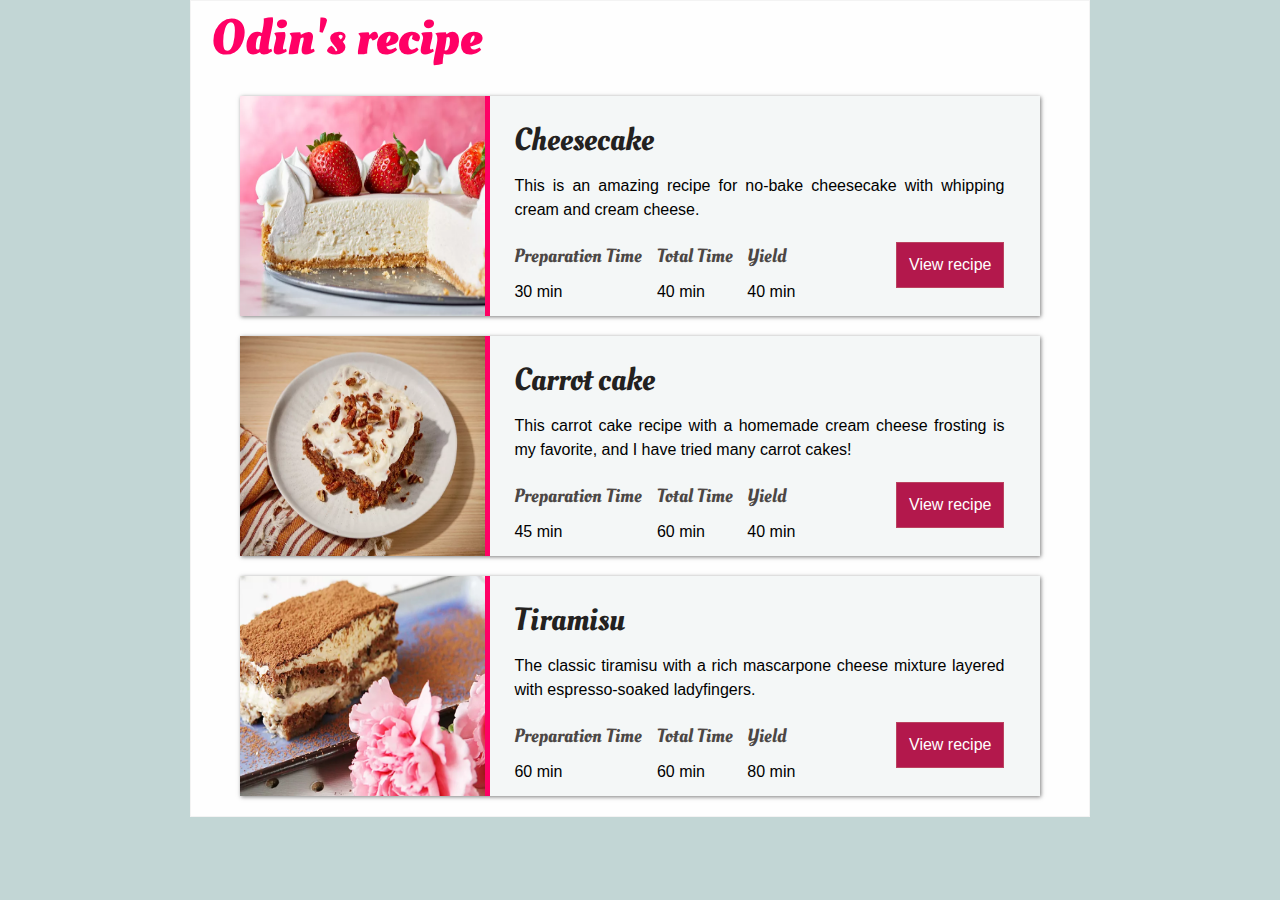
<file: index.html>
<!DOCTYPE html>
<html lang="en">

<head>
    <meta charset="UTF-8">
    <title>My favorite recipes</title>
    <link rel="stylesheet" href="css/style.css" />
    <link rel="preconnect" href="https://fonts.googleapis.com">
<link rel="preconnect" href="https://fonts.gstatic.com" crossorigin>
<link href="https://fonts.googleapis.com/css2?family=Oleo+Script:wght@400;700&family=Poiret+One&display=swap" rel="stylesheet">
</head>

<body>
    
    <div class="container">
        <h1 class="title-homepage">Odin's recipe</h1>
        <div class="recipe-card">
            <img src="images/cheesecake.jpg" alt="Red Velvet Cupcake - Photo by luisana zerpa on Unsplash"/>
            <div class="recipe-content">
                <h2>Cheesecake</h2>
                <p>This is an amazing recipe for no-bake cheesecake with whipping cream and cream cheese.
                </p>
                <div class="recipe-info">
                    <ul>
                        <li>
                            <h3>Preparation Time</h3>
                            <p>30 min</p>
                        </li>
                        <li>
                            <h3>Total Time</h3>
                            <p>40 min</p>
                        </li>
                        <li>
                            <h3>Yield</h3>
                            <p>40 min</p>
                        </li>
                    </ul>
                </div>
                <a href="recipes/cheesecake.html">View recipe</a>
            </div>
       </div>

        <div class="recipe-card">
            <img src="images/carrot-cake.jpg" alt="Red Velvet Cupcake - Photo by luisana zerpa on Unsplash"/>
            <div class="recipe-content">
                <h2>Carrot cake</h2>
                <p>This carrot cake recipe with a homemade cream cheese frosting is my favorite, and I have tried many carrot cakes!
                </p>
                <div class="recipe-info">
                    <ul>
                        <li>
                            <h3>Preparation Time</h3>
                            <p>45 min</p>
                        </li>
                        <li>
                            <h3>Total Time</h3>
                            <p>60 min</p>
                        </li>
                        <li>
                            <h3>Yield</h3>
                            <p>40 min</p>
                        </li>
                    </ul>
                </div>
                <a href="recipes/carrot-cake.html">View recipe</a>
            </div>
        </div>
    

        <div class="recipe-card">
            <img src="images/tiramisu.jpg" alt="Red Velvet Cupcake - Photo by luisana zerpa on Unsplash"/>
            <div class="recipe-content">
                <h2>Tiramisu</h2>
                <p>The classic tiramisu with a rich mascarpone cheese mixture layered with espresso-soaked
                    ladyfingers.
                </p>
                <div class="recipe-info">
                    <ul>
                        <li>
                            <h3>Preparation Time</h3>
                            <p>60 min</p>
                        </li>
                        <li>
                            <h3>Total Time</h3>
                            <p>60 min</p>
                        </li>
                        <li>
                            <h3>Yield</h3>
                            <p>80 min</p>
                        </li>
                    </ul>
                </div>
                <a href="recipes/tiramisu.html">View recipe</a>
            </div>
        </div>

    </div>
</body>

</html>
</file>
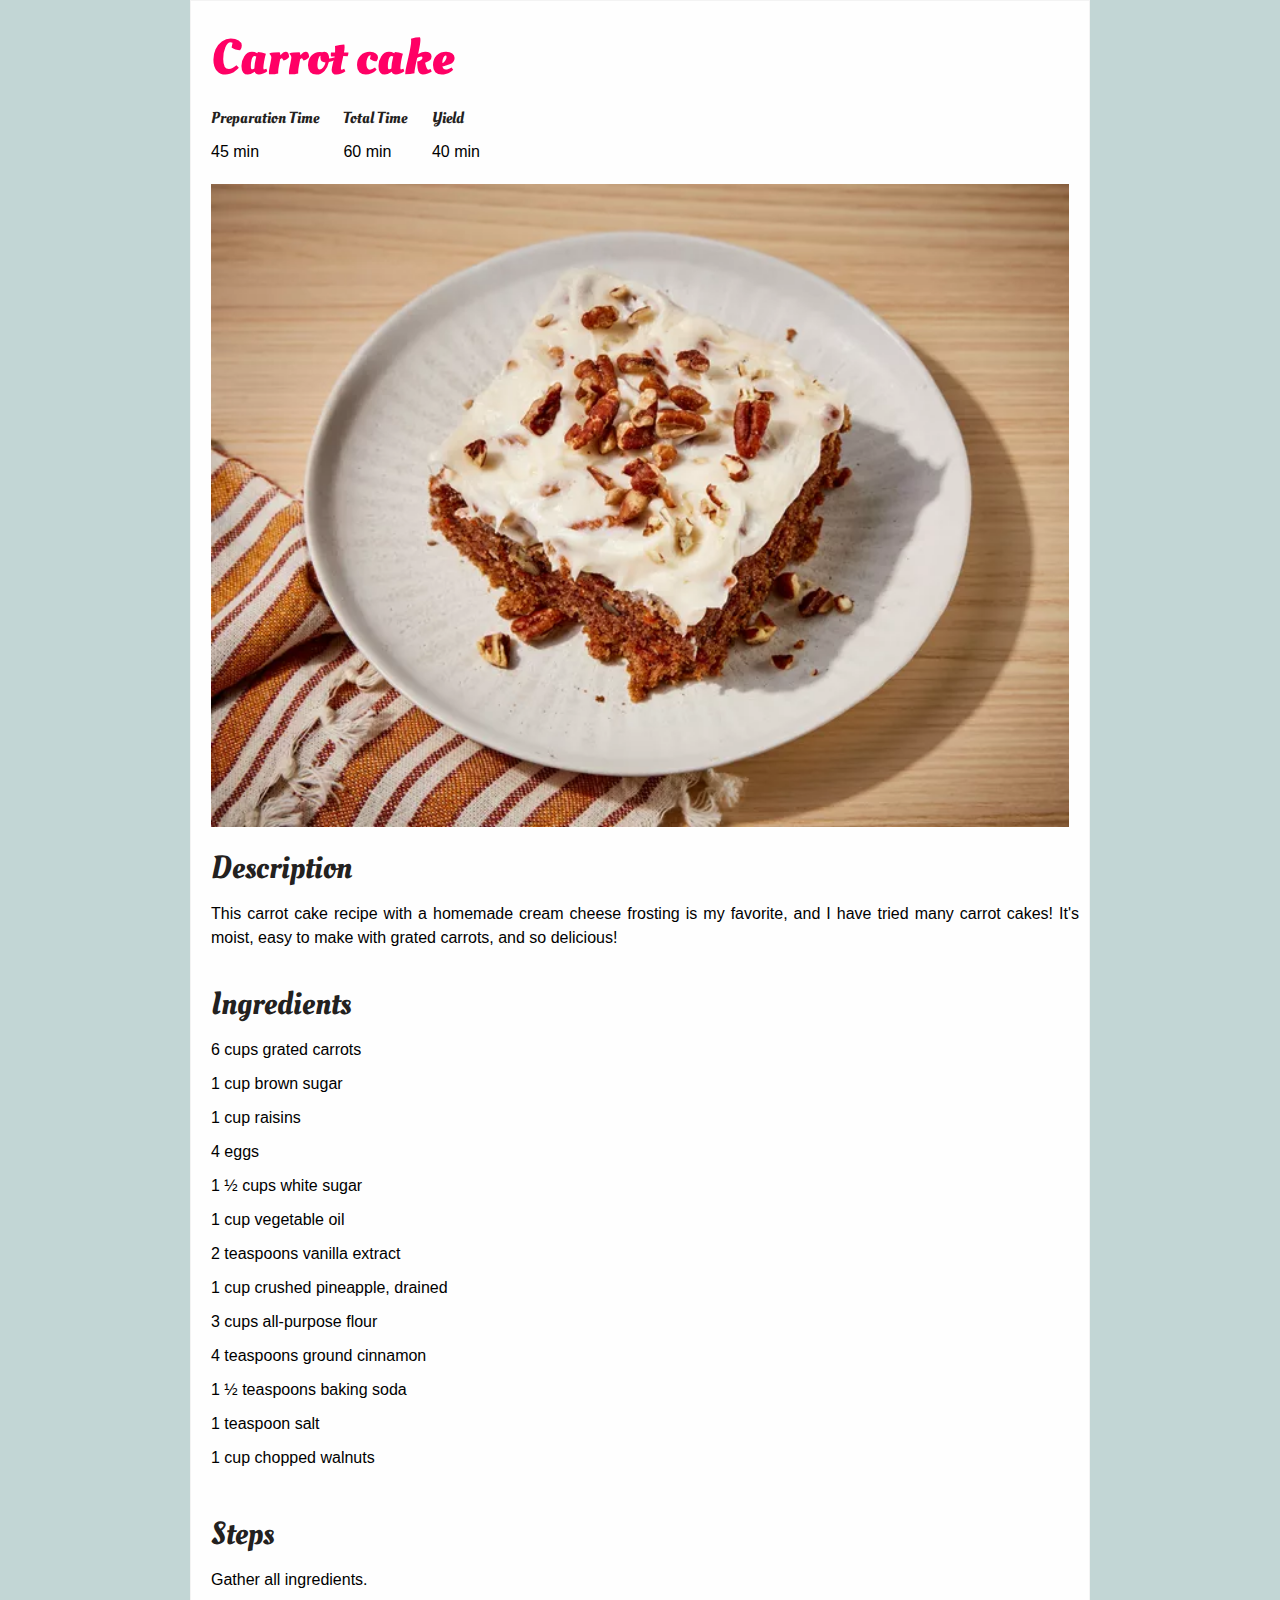
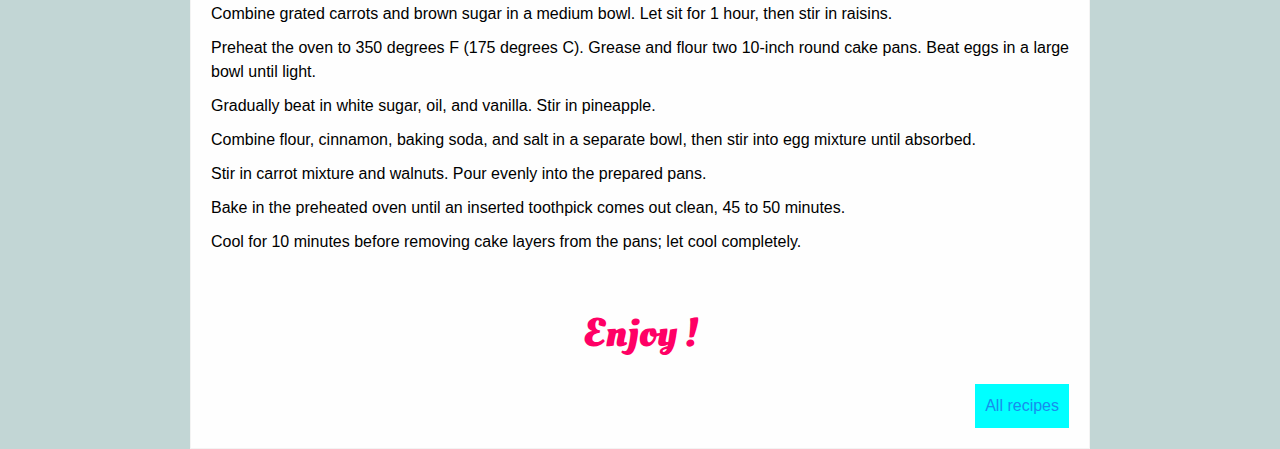
<file: recipes/carrot-cake.html>
<!DOCTYPE html>
<html lang="en">

<head>
    <meta charset="UTF-8">
    <title>Carrot cake recipe</title>
    <link rel="stylesheet" href="../css/style.css" />
    <link href="https://fonts.googleapis.com/css2?family=Oleo+Script:wght@400;700&family=Poiret+One&display=swap" rel="stylesheet">

</head>

<body>
    <div class="container">
            <div class="recipe-content-description">
                <h1 class="title">Carrot cake</h1>
                <div class="recipe-content-time">
                    <ul>
                        <li>
                            <h2>Preparation Time</h2>
                            <p>45 min</p>
                        </li>
                        <li>
                            <h2>Total Time</h2>
                            <p>60 min</p>
                        </li>
                        <li>
                            <h2>Yield</h2>
                            <p>40 min</p>
                        </li>
                    </ul>
                </div>
    
                <img src="../images/carrot-cake.jpg"  class="recipe-page-image" width="100%" alt="A piece of carrot cake.">
            
                
                    <h2>Description</h2>
                    <p>This carrot cake recipe with a homemade cream cheese frosting is my favorite, and I have tried many carrot cakes!
                        It's moist, easy to make with grated carrots, and so delicious!
                    </p>
                </div>
                    
        <div class="recipe-content-ingredients">
            <h2>Ingredients</h2>

            <ul>
                <li>
                    <p>6 cups grated carrots</p>
                </li>
        
                <li>
                    <p>1 cup brown sugar</p>
                </li>
        
                <li>
                    <p>1 cup raisins</p>
                </li>
        
                <li>
                    <p>4 eggs</p>
                </li>
        
                <li>
                    <p>1 ½ cups white sugar</p>
                </li>
        
                <li>
                    <p>1 cup vegetable oil</p>
                </li>
        
                <li>
                    <p>2 teaspoons vanilla extract</p>
                </li>
        
                <li>
                    <p>1 cup crushed pineapple, drained</p>
                </li>
        
                <li>
                    <p>3 cups all-purpose flour</p>
                </li>
        
                <li>
                    <p>4 teaspoons ground cinnamon</p>
                </li>
        
                <li>
                    <p>1 ½ teaspoons baking soda</p>
                </li>
        
                <li>
                    <p>1 teaspoon salt</p>
                </li>
        
                <li>
                    <p>1 cup chopped walnuts</p>
                </li>
            </ul>
        
        </div>


        <div class="recipe-content-steps">
            <h2>Steps</h2>
            <ol>
                <li>
                    <p>Gather all ingredients.</p>
                </li>
        
                <li>
                    <p>Combine grated carrots and brown sugar in a medium bowl. Let sit for 1 hour, then stir in raisins.</p>
                </li>
        
                <li>
                    <p>Preheat the oven to 350 degrees F (175 degrees C). Grease and flour two 10-inch round cake pans. Beat
                        eggs in a large bowl until light.</p>
                </li>
        
                <li>
                    <p>Gradually beat in white sugar, oil, and vanilla. Stir in pineapple.</p>
                </li>
        
                <li>
                    <p>Combine flour, cinnamon, baking soda, and salt in a separate bowl, then stir into egg mixture until
                        absorbed.</p>
                </li>
        
                <li>
                    <p>Stir in carrot mixture and walnuts. Pour evenly into the prepared pans.</p>
                </li>
        
                <li>
                    <p>Bake in the preheated oven until an inserted toothpick comes out clean, 45 to 50 minutes.</p>
                </li>
        
                <li>
                    <p>Cool for 10 minutes before removing cake layers from the pans; let cool completely.</p>
                </li>
            </ol>
            </div>
        <p class="enjoy">Enjoy !</p>
        <div class="link-all-recipes">
            <a href="../index.html">All recipes</a>
        </div>

    </div>

</body>

</html>
</file>
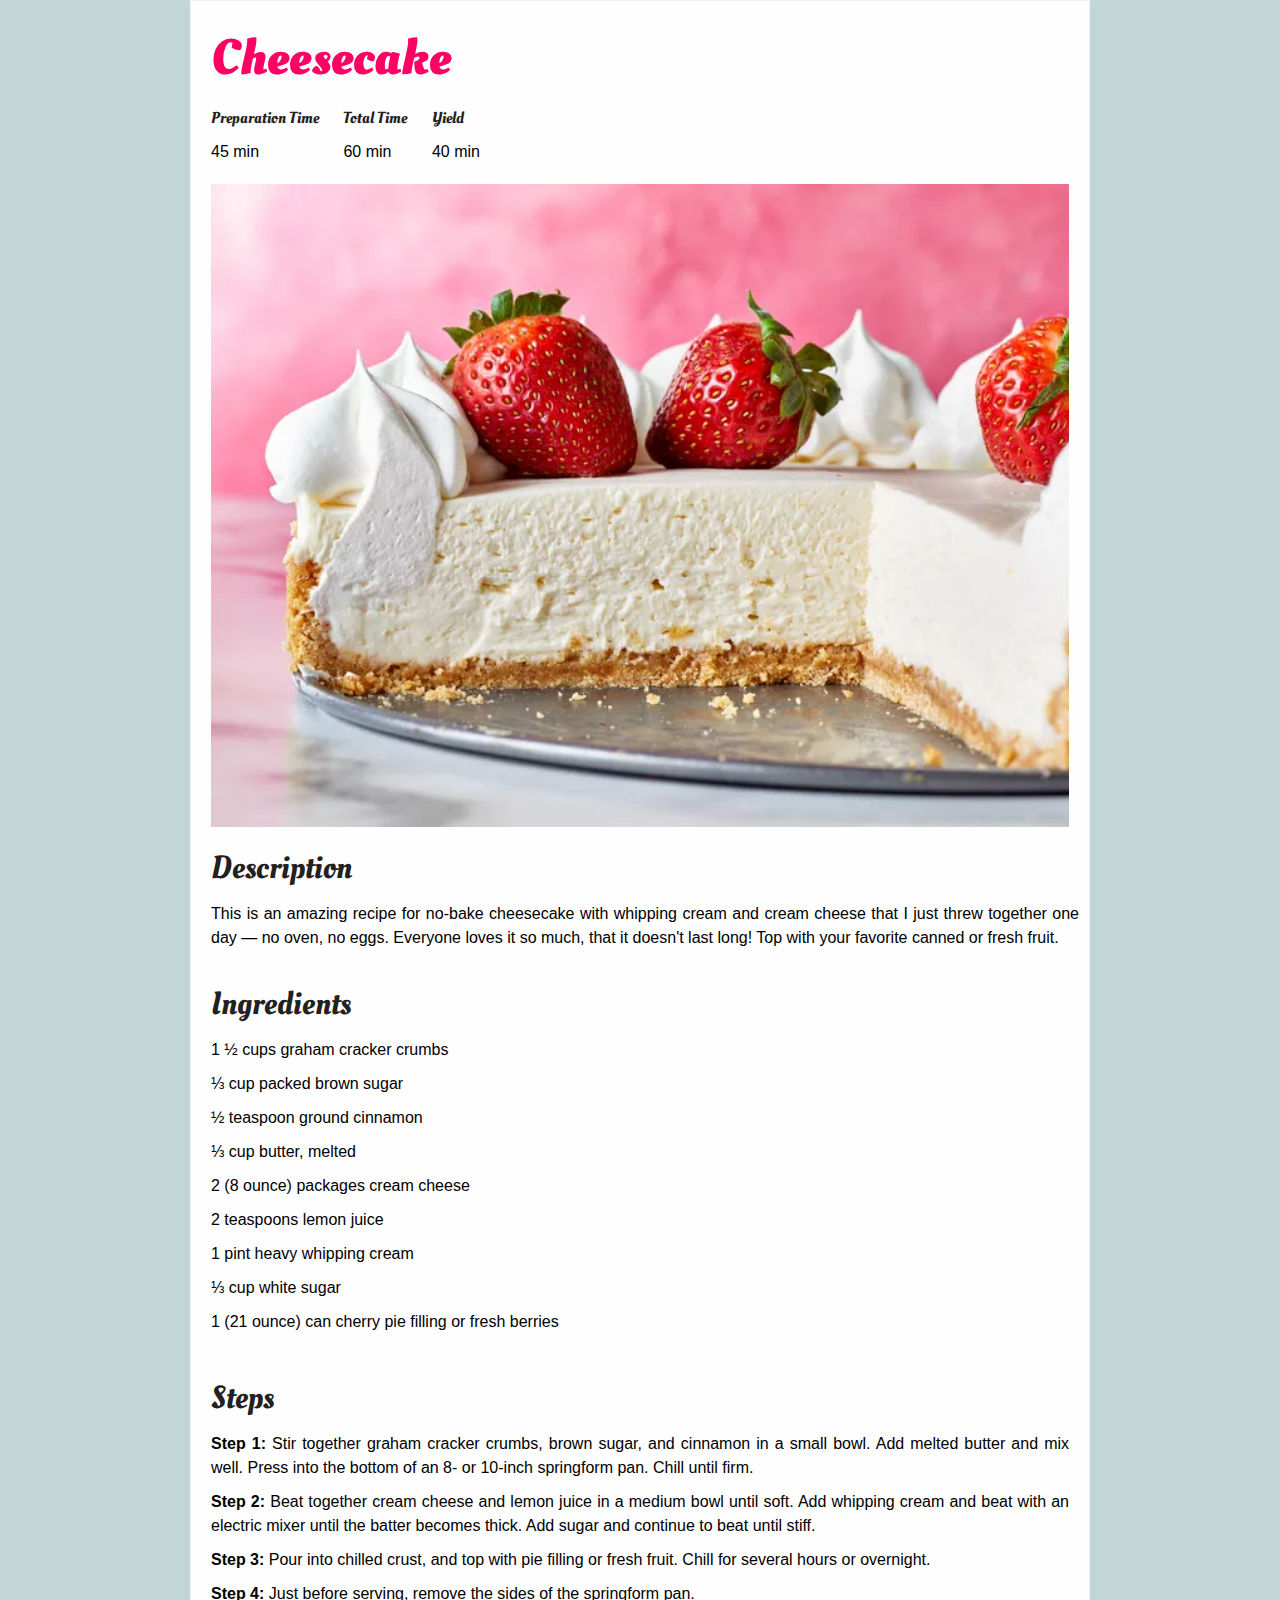
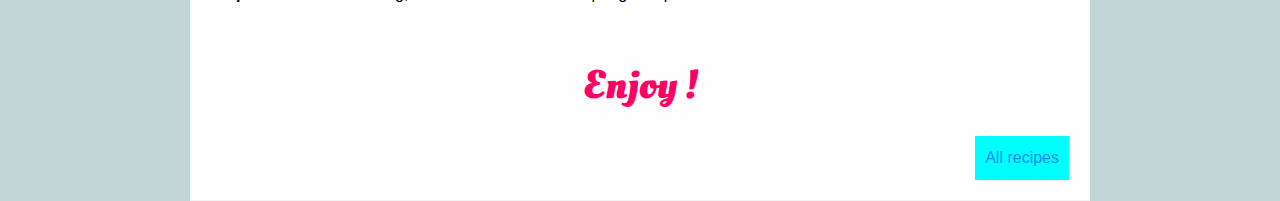
<file: recipes/cheesecake.html>
<!DOCTYPE html>
<html lang="en">

<head>
    <meta charset="UTF-8">
    <title>Cheesecake recipe</title>
    <link rel="stylesheet" href="../css/style.css" />
    <link href="https://fonts.googleapis.com/css2?family=Oleo+Script:wght@400;700&family=Poiret+One&display=swap" rel="stylesheet">

</head>

<body>
    <div class="container">
        <div class="recipe-content-description">
            <h1 class="title">Cheesecake</h1>
            <div class="recipe-content-time">
                <ul>
                    <li>
                        <h2>Preparation Time</h2>
                        <p>45 min</p>
                    </li>
                    <li>
                        <h2>Total Time</h2>
                        <p>60 min</p>
                    </li>
                    <li>
                        <h2>Yield</h2>
                        <p>40 min</p>
                    </li>
                </ul>
            </div>

            <img src="../images/cheesecake.jpg" class="recipe-page-image" alt="A slice of cheesecake.">

            
            <h2>Description</h2>
            <p>This is an amazing recipe for no-bake cheesecake with whipping cream and cream cheese that I just threw
                together
                one day — no oven, no eggs. Everyone loves it so much, that it doesn't last long! Top with your favorite
                canned
                or fresh fruit.
            </p>
        </div>
        
        <div class="recipe-content-ingredients">
            <h2>Ingredients</h2>
            <ul>
                <li>
                    <p>1 ½ cups graham cracker crumbs</p>
                </li>

                <li>
                    <p>⅓ cup packed brown sugar</p>
                </li>

                <li>
                    <p>½ teaspoon ground cinnamon</p>
                </li>

                <li>
                    <p>⅓ cup butter, melted</p>
                </li>

                <li>
                    <p>2 (8 ounce) packages cream cheese</p>
                </li>

                <li>
                    <p>2 teaspoons lemon juice</p>
                </li>

                <li>
                    <p>1 pint heavy whipping cream</p>
                </li>

                <li>
                    <p>⅓ cup white sugar</p>
                </li>

                <li>
                    <p>1 (21 ounce) can cherry pie filling or fresh berries</p>
                </li>
            </ul>
        </div>

        <div class="recipe-content-steps">
            <h2>Steps</h2>
            <ol>
                <li>
                    <p>
                        <span class="steps">Step 1:</span>  Stir together graham cracker crumbs, brown sugar, and cinnamon in a small bowl. Add melted
                        butter and
                        mix
                        well. Press into the bottom of an 8- or 10-inch springform pan. Chill until firm.
                    </p>
                </li>

                <li>
                    <p>
                        <span class="steps">Step 2:</span> Beat together cream cheese and lemon juice in a medium bowl until soft. Add whipping cream and
                        beat with
                        an
                        electric mixer until the batter becomes thick. Add sugar and continue to beat until stiff.
                    </p>
                </li>

                <li>
                    <p>
                        <span class="steps">Step 3:</span> Pour into chilled crust, and top with pie filling or fresh fruit. Chill for several hours or
                        overnight.
                    </p>
                </li>

                <li>
                    <p>
                        <span class="steps">Step 4:</span> Just before serving, remove the sides of the springform pan.
                    </p>

                </li>
            </ol>
        </div>
        <p class="enjoy">Enjoy !</p>
        <div class="link-all-recipes">
            <a href="../index.html">All recipes</a>
        </div>
    </div>
</body>
</html>
</file>
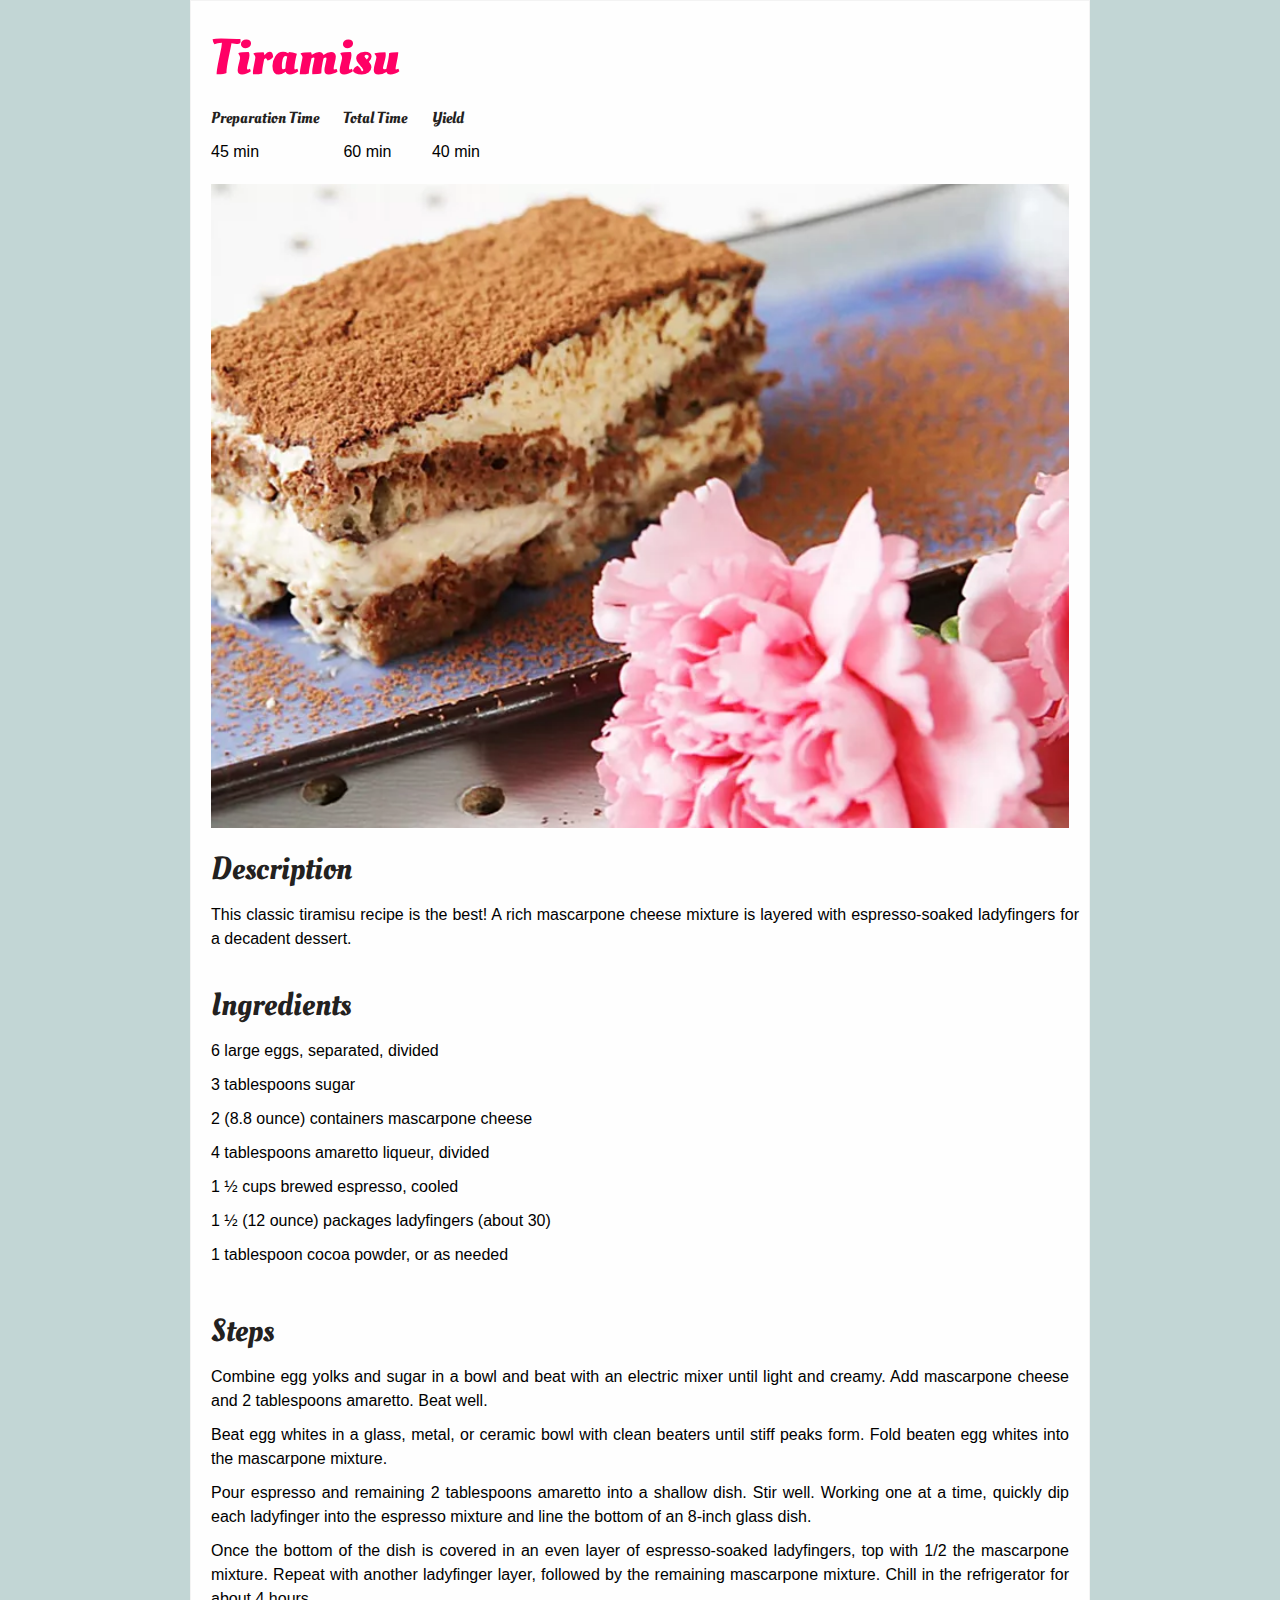
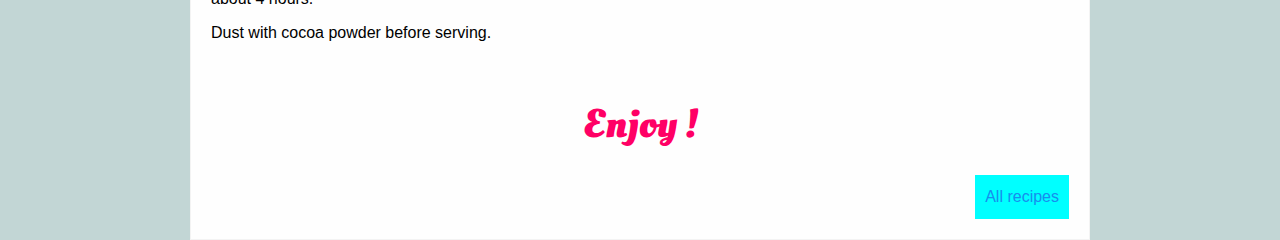
<file: recipes/tiramisu.html>
<!DOCTYPE html>
<html lang="en">

<head>
    <meta charset="UTF-8">
    <title>Tiramisu recipe</title>
    <link rel="stylesheet" href="../css/style.css" />
    <link href="https://fonts.googleapis.com/css2?family=Oleo+Script:wght@400;700&family=Poiret+One&display=swap"
        rel="stylesheet">
</head>

<body>
    <div class="container">
        <div class="recipe-content-description">
            <h1 class="title">Tiramisu</h1>
            <div class="recipe-content-time">
                <ul>
                    <li>
                        <h2>Preparation Time</h2>
                        <p>45 min</p>
                    </li>
                    <li>
                        <h2>Total Time</h2>
                        <p>60 min</p>
                    </li>
                    <li>
                        <h2>Yield</h2>
                        <p>40 min</p>
                    </li>
                </ul>
            </div>

            <img src="../images/tiramisu.jpg" class="recipe-page-image" width="100%" alt="A piece of tiramisu.">

            <h2>Description</h2>
                <p>This classic tiramisu recipe is the best! A rich mascarpone cheese mixture is layered with
                    espresso-soaked
                    ladyfingers for a decadent dessert.
                </p>
            </div>
                
            <div class="recipe-content-ingredients">
                <h2>Ingredients</h2>
                <ul>
                    <li>
                        <p>6 large eggs, separated, divided</p>
                    </li>

                    <li>
                        <p>3 tablespoons sugar</p>
                    </li>

                    <li>
                        <p>2 (8.8 ounce) containers mascarpone cheese</p>
                    </li>

                    <li>
                        <p>4 tablespoons amaretto liqueur, divided</p>
                    </li>

                    <li>
                        <p>1 ½ cups brewed espresso, cooled</p>
                    </li>

                    <li>
                        <p>1 ½ (12 ounce) packages ladyfingers (about 30)</p>
                    </li>

                    <li>
                        <p>1 tablespoon cocoa powder, or as needed</p>
                    </li>
                </ul>
            </div>


            <div class="recipe-content-steps">
                <h2>Steps</h2>
                <ol>
                    <li>
                        <p>Combine egg yolks and sugar in a bowl and beat with an electric mixer until light and creamy.
                            Add
                            mascarpone cheese and 2 tablespoons amaretto. Beat well.</p>
                    </li>

                    <li>
                        <p>Beat egg whites in a glass, metal, or ceramic bowl with clean beaters until stiff peaks form.
                            Fold beaten
                            egg whites into the mascarpone mixture.</p>
                    </li>

                    <li>
                        <p>Pour espresso and remaining 2 tablespoons amaretto into a shallow dish. Stir well. Working
                            one at a time,
                            quickly dip each ladyfinger into the espresso mixture and line the bottom of an 8-inch glass
                            dish.</p>
                    </li>

                    <li>
                        <p>Once the bottom of the dish is covered in an even layer of espresso-soaked ladyfingers, top
                            with 1/2 the
                            mascarpone mixture. Repeat with another ladyfinger layer, followed by the remaining
                            mascarpone mixture.
                            Chill in the refrigerator for about 4 hours.</p>
                    </li>

                    <li>
                        <p>Dust with cocoa powder before serving.</p>
                    </li>
                </ol>
            </div>
            <p class="enjoy">Enjoy !</p>
            <div class="link-all-recipes">
                <a href="../index.html">All recipes</a>
            </div>
        </div>
</body>
</html>
</file>
<file: css/style.css>
/* 1. Use a more-intuitive box-sizing model */
*,
*::before,
*::after {
    box-sizing: border-box;
}

/* 2. Remove default margin and padding */
* {
    margin: 0;
    padding: 0;
}

body {
    line-height: 1.5;
    font-family: Arial, Helvetica, sans-serif;
    text-align: justify;
    background-color: #C2D6D5;
}

.title-homepage { 
    padding-left: 20px;
}

/** --- TYPOS -- */
h1 {
    font-family: "Oleo Script", serif;
    font-weight: 700;
    font-style: normal;
    font-size: 50px;
    color: #ff0065;
    margin-bottom: 10px;
}

h2 {
    color: #232120;
    font-size: 32px;
    font-family: "Oleo Script", serif;
    font-weight: 400;
    font-style: normal;
    margin-bottom: 10px;
}

h3 {
    color: #4c4745;
    font-family: "Oleo Script", serif;
    font-weight: 400;
    font-style: normal;
    margin-bottom: 10px;
}


/** --- LAYOUT -- */

.container {
    background-color: #FEFEFE;
    width: 900px;
    margin: auto;
    border: 1px, solid, rgb(243, 243, 243);
    
}

.recipe-card {
    width: 800px; 
    height: 220px;
    background-color: #eff4f4b0;
    margin: 20px auto;
    box-shadow: 1px 1px 4px rgba(0, 0, 0, .5); 
}

.recipe-card p {
    display: inline-block;
    margin-bottom: 20px;
}

.recipe-content {
    display: inline-block;
    width: 520px;
    vertical-align: top;
}
.recipe-info {
    display: inline-block;
}

.recipe-info ul li {
    display: inline-block;
    margin-right: 10px;
    list-style: none;
}

.recipe-info ul{
    display: inline-block;
   
}

ul li h2 {
    font-size: 16px;
}

.enjoy {
    font-family: "Oleo Script", serif;
    font-weight: 700;
    font-style: normal;
    font-size: 40px;
    color: #ff0065;
    text-align: center;
    margin-top: 20px;
}

.recipe-content,
.recipe-content-description,
.recipe-content-ingredients
{
    padding: 20px 10px 10px 20px;
    display: inline-block;
    vertical-align: top;
}

.recipe-content-time ul li {
    display: inline-block;
    margin-right: 20px;
}

.recipe-content-steps
{
    padding: 20px;
    vertical-align: top;
}

.container li {
    list-style-type: none;
    margin-bottom: 10px;
}

.steps {
    font-weight: bold;
}


/* --- MEDIAS --- */

.recipe-card img {
    width: 250px;
    height: 220px;
    display: inline-block;
    vertical-align: top;
    border-right: 5px solid #ff0065;
    
}

.recipe-page-image {
    width: 100%;
    padding: 10px 10px 10px 0px;
    margin: 0 auto;
}



/* --- LINKS --- */

/* Homepage */
.recipe-card a {
    background-color: #b3184c;
    border: 1px solid #d6d2a43b;
    color: white;
    text-decoration: none;
    padding: 10px 12px;
    display: inline-block;
    vertical-align: top;
    float: right;
}

/* Recipe page */
.link-all-recipes {
    text-align: right;
 }

.link-all-recipes a {
    text-decoration: none;
    background-color: aqua;
    color: rgb(23, 141, 238);
    padding: 10px;
    display: inline-block;
    margin: 20px;
    
 }
</file>
